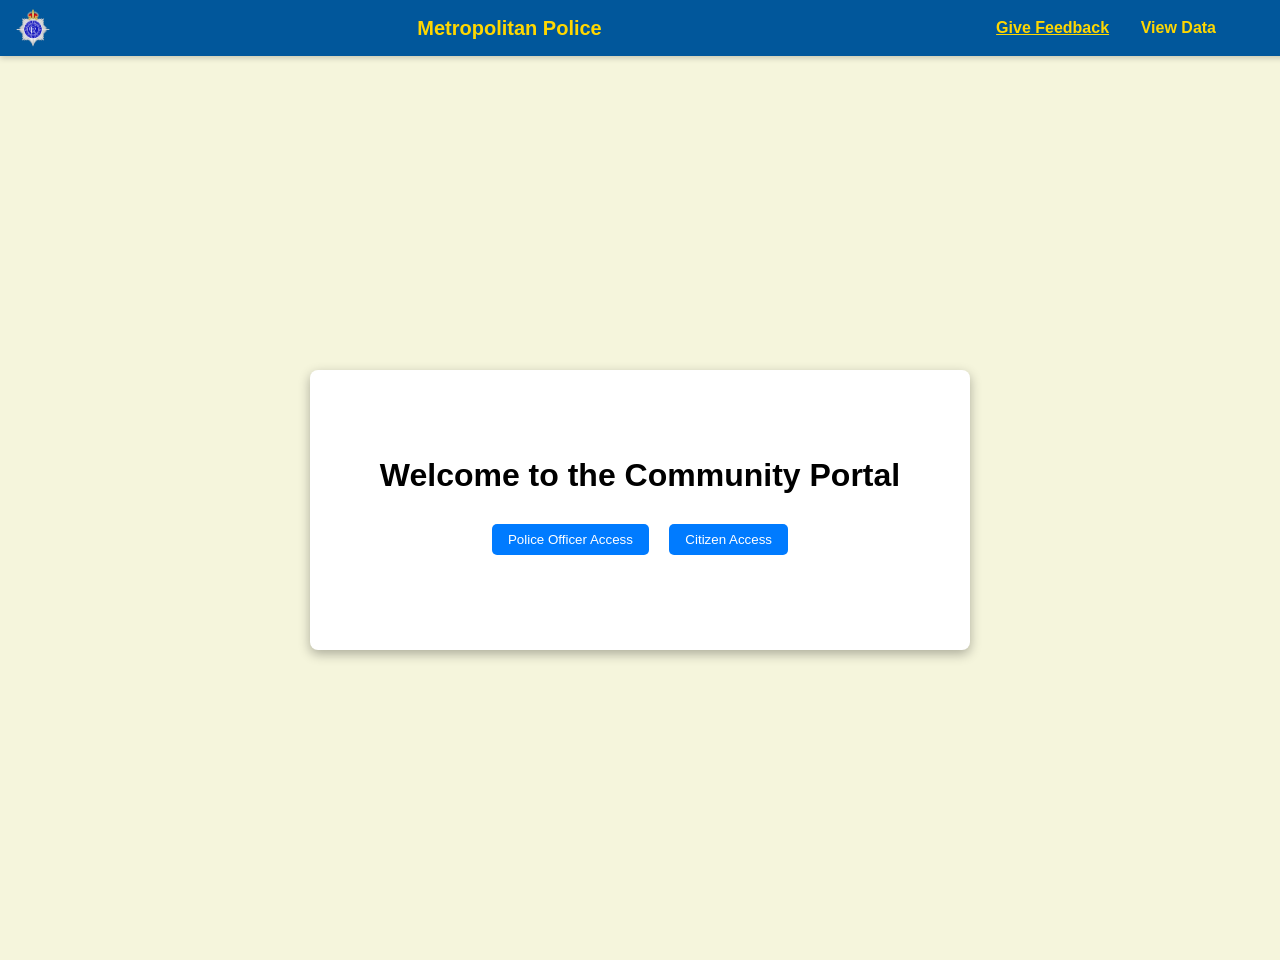
<file: community-tool/index.html>
<!DOCTYPE html>
<html lang="en">

<head>
    <meta name="viewport" content="width=device-width, initial-scale=1.0">
    <meta charset="UTF-8">
    <title>Community Portal</title>
    <link rel="stylesheet" href="style.css">
</head>

<body id="index-page">
    <header class="site-header">
        <img src="public/images/metrobadge.png" alt="Metro Police" class="logo" />
        <span class="site-title">Metropolitan Police</span>
        <nav>
            <a href="feedback.html" class="active">Give Feedback</a>
            <a href="dashboard.html">View Data</a>
        </nav>
    </header>
    <div class="container" id="main-container">
        <h1 class="front">Welcome to the Community Portal</h1>
        <div class="access-options">
            <button class="accessbot" id="police-btn">Police Officer Access</button>
            <button class="accessbot" id="citizen-btn">Citizen Access</button>
        </div>
    </div>

    <!-- Demo Login Modal -->
    <div id="login-modal" class="modal">
        <div class="modal-content">
            <span id="close-modal" class="close">&times;</span>
            <h2>Citizen Login (Demo)</h2>
            <form id="login-form">
                <label>ID Number:</label>
                <input type="text" id="user-id" required>
                <label>Password:</label>
                <input type="password" id="password" required>
                <button type="submit">Login</button>
            </form>
        </div>
    </div>

    <script src="script.js"></script>
</body>

</html>
</file>
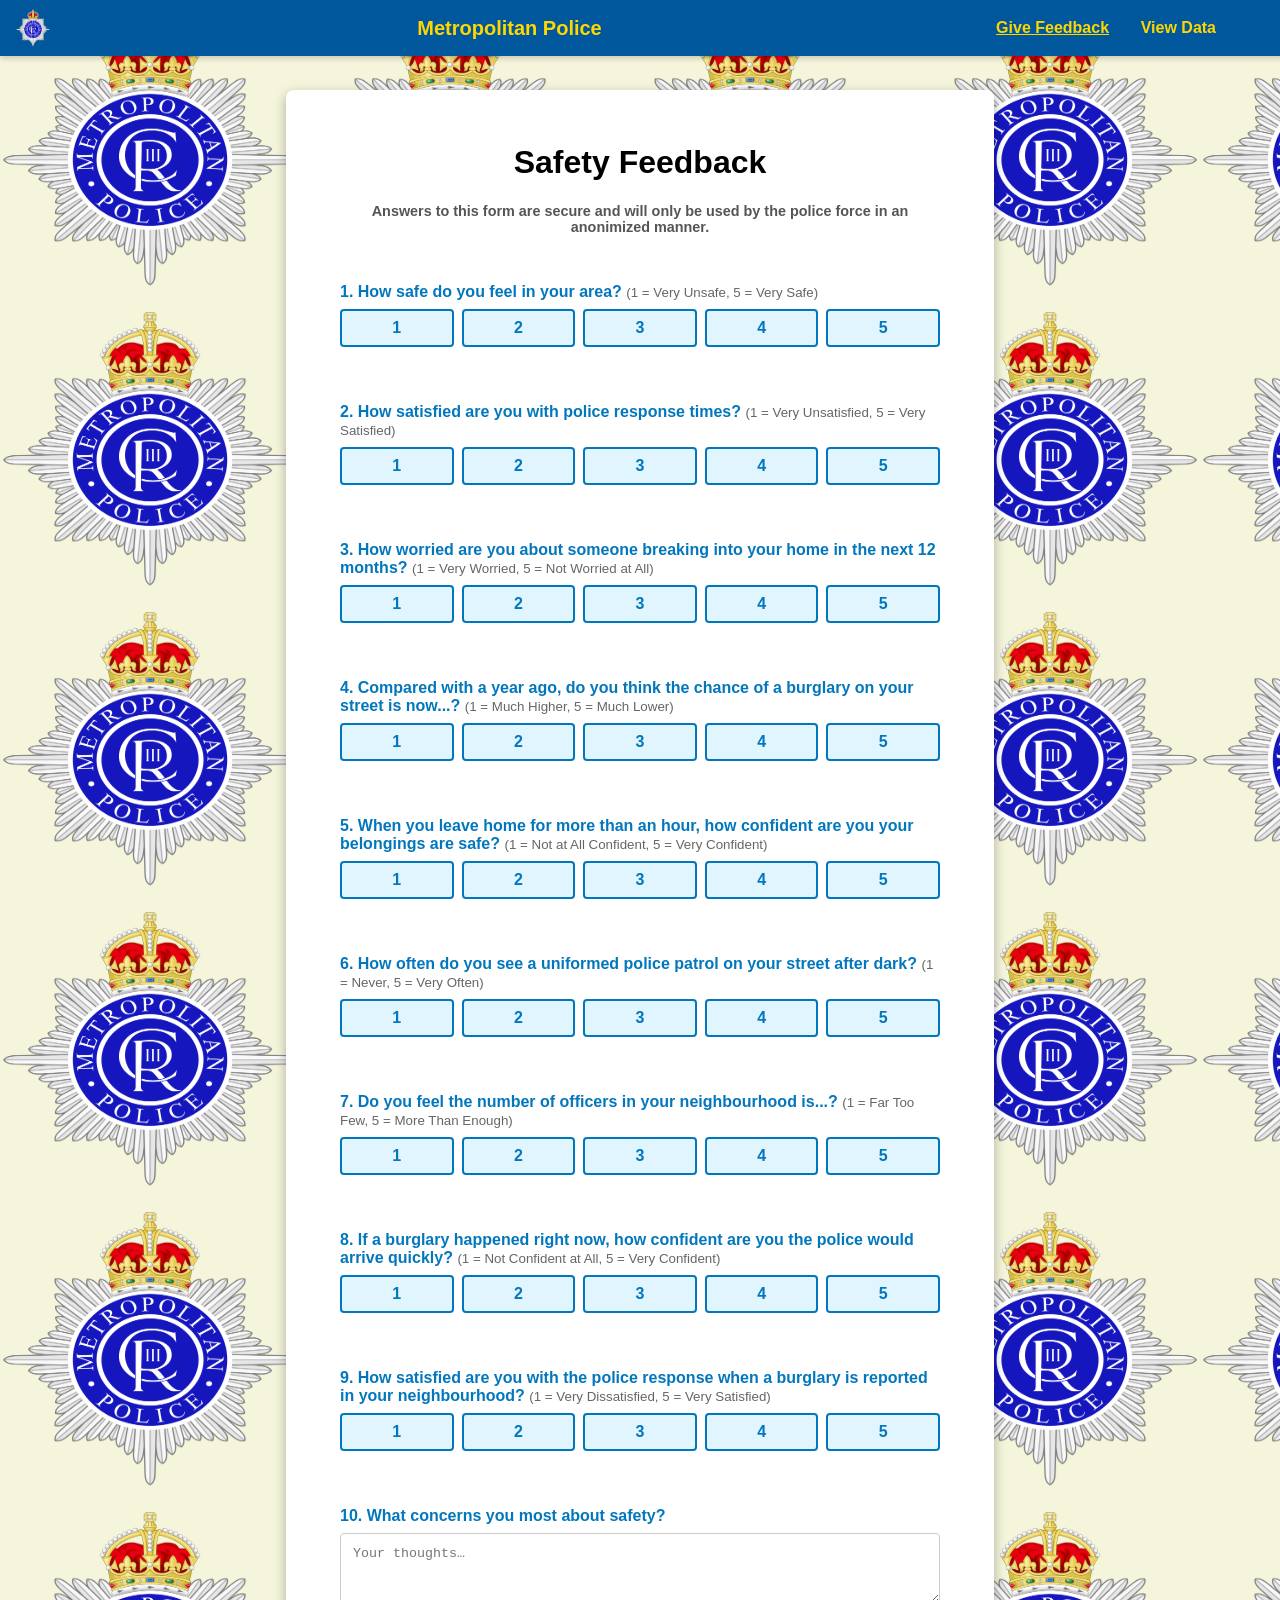
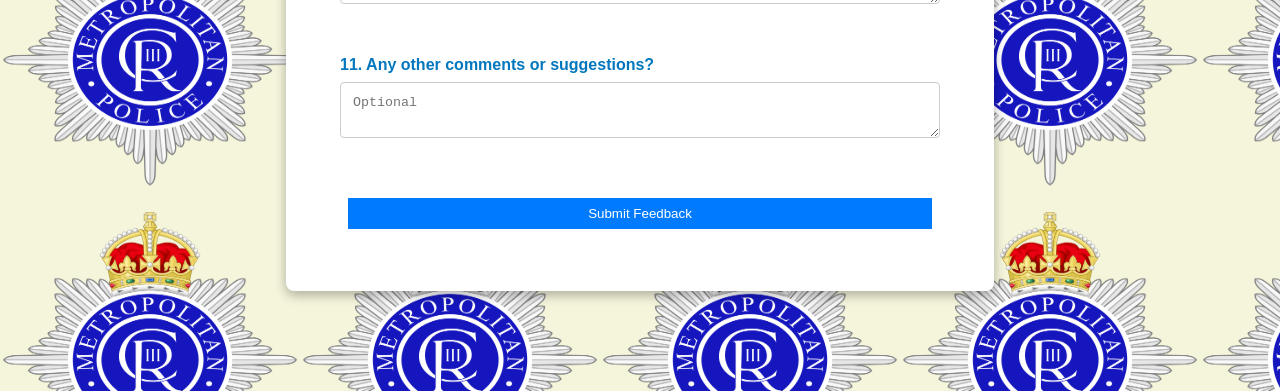
<file: community-tool/feedback.html>
<!-- feedback.html -->
<!DOCTYPE html>
<html lang="en">

<head>
    <meta name="viewport" content="width=device-width, initial-scale=1.0">
    <meta charset="UTF-8">
    <title>Community Safety Feedback</title>
    <link rel="stylesheet" href="style.css">
</head>

<body id="feedback-page">
    <header class="site-header">
        <img src="public/images/metrobadge.png" alt="Metro Police" class="logo" />
        <span class="site-title">Metropolitan Police</span>
        <nav>
            <a href="feedback.html" class="active">Give Feedback</a>
            <a href="dashboard.html">View Data</a>
        </nav>
    </header>
    <div id="feedback-container" class="container">
        <h1>Safety Feedback</h1>
        <h5 id="disclaimer">
            Answers to this form are secure and will only be used by the police force in an anonimized manner.
        </h5>
        <div id="form-warning" style="display: none; color: red; margin-bottom: 1em;">
            You have unanswered mandatory questions.
        </div>
        <form id="survey-form">
            <!-- Question 1: Safety rating -->
            <div class="form-control" id="first-question">
                <label>1. How safe do you feel in your area?
                    <small>(1 = Very Unsafe, 5 = Very Safe)</small>
                </label>
                <div class="rating-options">
                    <input type="radio" id="safety1" name="safety" value="1" required>
                    <label for="safety1">1</label>
                    <input type="radio" id="safety2" name="safety" value="2">
                    <label for="safety2">2</label>
                    <input type="radio" id="safety3" name="safety" value="3">
                    <label for="safety3">3</label>
                    <input type="radio" id="safety4" name="safety" value="4">
                    <label for="safety4">4</label>
                    <input type="radio" id="safety5" name="safety" value="5">
                    <label for="safety5">5</label>
                </div>
            </div>

            <!-- Question 2: Response time satisfaction -->
            <div class="form-control">
                <label>2. How satisfied are you with police response times?
                    <small>(1 = Very Unsatisfied, 5 = Very Satisfied)</small>
                </label>
                <div class="rating-options">
                    <input type="radio" id="resp1" name="response" value="1" required>
                    <label for="resp1">1</label>
                    <input type="radio" id="resp2" name="response" value="2">
                    <label for="resp2">2</label>
                    <input type="radio" id="resp3" name="response" value="3">
                    <label for="resp3">3</label>
                    <input type="radio" id="resp4" name="response" value="4">
                    <label for="resp4">4</label>
                    <input type="radio" id="resp5" name="response" value="5">
                    <label for="resp5">5</label>
                </div>
            </div>
            <!-- Question 5: Fear of burglary -->
            <div class="form-control">
                <label>3. How worried are you about someone breaking into your home in the next 12 months?
                    <small>(1 = Very Worried, 5 = Not Worried at All)</small>
                </label>
                <div class="rating-options">
                    <input type="radio" id="fear1" name="burglary_worry" value="1" required>
                    <label for="fear1">1</label>
                    <input type="radio" id="fear2" name="burglary_worry" value="2">
                    <label for="fear2">2</label>
                    <input type="radio" id="fear3" name="burglary_worry" value="3">
                    <label for="fear3">3</label>
                    <input type="radio" id="fear4" name="burglary_worry" value="4">
                    <label for="fear4">4</label>
                    <input type="radio" id="fear5" name="burglary_worry" value="5">
                    <label for="fear5">5</label>
                </div>
            </div>

            <!-- Question 6: Change in burglary risk -->
            <div class="form-control">
                <label>4. Compared with a year ago, do you think the chance of a burglary on your street is now...?
                    <small>(1 = Much Higher, 5 = Much Lower)</small>
                </label>
                <div class="rating-options">
                    <input type="radio" id="risk1" name="burglary_risk_change" value="1" required>
                    <label for="risk1">1</label>
                    <input type="radio" id="risk2" name="burglary_risk_change" value="2">
                    <label for="risk2">2</label>
                    <input type="radio" id="risk3" name="burglary_risk_change" value="3">
                    <label for="risk3">3</label>
                    <input type="radio" id="risk4" name="burglary_risk_change" value="4">
                    <label for="risk4">4</label>
                    <input type="radio" id="risk5" name="burglary_risk_change" value="5">
                    <label for="risk5">5</label>
                </div>
            </div>

            <!-- Question 7: Confidence when leaving home -->
            <div class="form-control">
                <label>5. When you leave home for more than an hour, how confident are you your belongings are safe?
                    <small>(1 = Not at All Confident, 5 = Very Confident)</small>
                </label>
                <div class="rating-options">
                    <input type="radio" id="leave1" name="confidence_leaving_home" value="1" required>
                    <label for="leave1">1</label>
                    <input type="radio" id="leave2" name="confidence_leaving_home" value="2">
                    <label for="leave2">2</label>
                    <input type="radio" id="leave3" name="confidence_leaving_home" value="3">
                    <label for="leave3">3</label>
                    <input type="radio" id="leave4" name="confidence_leaving_home" value="4">
                    <label for="leave4">4</label>
                    <input type="radio" id="leave5" name="confidence_leaving_home" value="5">
                    <label for="leave5">5</label>
                </div>
            </div>

            <!-- Question 8: Police patrol visibility -->
            <div class="form-control">
                <label>6. How often do you see a uniformed police patrol on your street after dark?
                    <small>(1 = Never, 5 = Very Often)</small>
                </label>
                <div class="rating-options">
                    <input type="radio" id="patrol1" name="police_visibility" value="1" required>
                    <label for="patrol1">1</label>
                    <input type="radio" id="patrol2" name="police_visibility" value="2">
                    <label for="patrol2">2</label>
                    <input type="radio" id="patrol3" name="police_visibility" value="3">
                    <label for="patrol3">3</label>
                    <input type="radio" id="patrol4" name="police_visibility" value="4">
                    <label for="patrol4">4</label>
                    <input type="radio" id="patrol5" name="police_visibility" value="5">
                    <label for="patrol5">5</label>
                </div>
            </div>

            <!-- Question 9: Number of officers -->
            <div class="form-control">
                <label>7. Do you feel the number of officers in your neighbourhood is...?
                    <small>(1 = Far Too Few, 5 = More Than Enough)</small>
                </label>
                <div class="rating-options">
                    <input type="radio" id="officers1" name="officer_quantity" value="1" required>
                    <label for="officers1">1</label>
                    <input type="radio" id="officers2" name="officer_quantity" value="2">
                    <label for="officers2">2</label>
                    <input type="radio" id="officers3" name="officer_quantity" value="3">
                    <label for="officers3">3</label>
                    <input type="radio" id="officers4" name="officer_quantity" value="4">
                    <label for="officers4">4</label>
                    <input type="radio" id="officers5" name="officer_quantity" value="5">
                    <label for="officers5">5</label>
                </div>
            </div>

            <!-- Question 10: Police response confidence -->
            <div class="form-control">
                <label>8. If a burglary happened right now, how confident are you the police would arrive quickly?
                    <small>(1 = Not Confident at All, 5 = Very Confident)</small>
                </label>
                <div class="rating-options">
                    <input type="radio" id="fast1" name="response_speed_confidence" value="1" required>
                    <label for="fast1">1</label>
                    <input type="radio" id="fast2" name="response_speed_confidence" value="2">
                    <label for="fast2">2</label>
                    <input type="radio" id="fast3" name="response_speed_confidence" value="3">
                    <label for="fast3">3</label>
                    <input type="radio" id="fast4" name="response_speed_confidence" value="4">
                    <label for="fast4">4</label>
                    <input type="radio" id="fast5" name="response_speed_confidence" value="5">
                    <label for="fast5">5</label>
                </div>
            </div>

            <!-- Question 11: Satisfaction with police response -->
            <div class="form-control">
                <label>9. How satisfied are you with the police response when a burglary is reported in your
                    neighbourhood?
                    <small>(1 = Very Dissatisfied, 5 = Very Satisfied)</small>
                </label>
                <div class="rating-options">
                    <input type="radio" id="satisfy1" name="police_satisfaction" value="1" required>
                    <label for="satisfy1">1</label>
                    <input type="radio" id="satisfy2" name="police_satisfaction" value="2">
                    <label for="satisfy2">2</label>
                    <input type="radio" id="satisfy3" name="police_satisfaction" value="3">
                    <label for="satisfy3">3</label>
                    <input type="radio" id="satisfy4" name="police_satisfaction" value="4">
                    <label for="satisfy4">4</label>
                    <input type="radio" id="satisfy5" name="police_satisfaction" value="5">
                    <label for="satisfy5">5</label>
                </div>
            </div>
            <!-- Question 3: Open text -->
            <div class="form-control">
                <label for="concerns">10. What concerns you most about safety?</label>
                <textarea id="concerns" name="concerns" rows="3" placeholder="Your thoughts…"></textarea>
            </div>

            <!-- Question 4: Open text -->
            <div class="form-control">
                <label for="other">11. Any other comments or suggestions?</label>
                <textarea id="other" name="other" rows="2" placeholder="Optional"></textarea>
            </div>

            <button type="submit">Submit Feedback</button>
        </form>
    </div>

    <script>
        document.addEventListener('DOMContentLoaded', function () {
            const form = document.getElementById('survey-form');
            const warning = document.getElementById('form-warning');
            const container = document.getElementById('feedback-container');

            form.addEventListener('submit', function (e) {
                e.preventDefault();

                // if any required input/group is empty, show warning
                if (!form.checkValidity()) {
                    warning.style.display = 'block';
                    form.reportValidity();  // triggers native tooltips too
                    return;
                }

                // otherwise, hide warning and form, show thank you
                warning.style.display = 'none';
                form.style.display = 'none';

                const msg = document.createElement('div');
                msg.className = 'form-control';
                msg.innerHTML = '<p>Your answers have been submitted.</p>';
                container.appendChild(msg);
            });
        });
    </script>


</body>

</html>
</file>
<file: community-tool/style.css>
/* style.css */

/* ————————————————
   PAGE LAYOUT
   ———————————————— */
body {
    margin: 0;
    font-family: sans-serif;
    background: beige;
    padding-top: 60px;
    /* reserve space for fixed header */
}

html,
body {
    overflow-x: hidden;
}

/* center container on desktop */
.container {
    display: flex;
    flex-direction: column;
    justify-content: center;
    align-items: center;
    text-align: center;
    margin: 100px auto;
    padding: 1rem;
    max-width: 600px;
    background: #fff;
    box-shadow: 0 4px 12px rgba(0, 0, 0, 0.3);
    border-radius: 8px;
}

h1,
h2 {
    margin-top: 0;
}

button {
    padding: 0.5rem 1rem;
    margin: 0.5rem;
    background: #007bff;
    color: #fff;
    border: none;
    cursor: pointer;
}

button:hover {
    background: #0056b3;
}

/* ————————————————
   MODAL (if present)
   ———————————————— */
.modal {
    display: none;
    position: fixed;
    z-index: 10;
    left: 0;
    top: 0;
    width: 100%;
    height: 100%;
    background: rgba(0, 0, 0, 0.5);
}

.modal-content {
    background: #fff;
    margin: 10% auto;
    padding: 2rem;
    width: 300px;
    position: relative;
    border-radius: 4px;
}

.close {
    position: absolute;
    right: 1rem;
    top: 0.5rem;
    font-size: 1.5rem;
    cursor: pointer;
}

/* ————————————————
   FEEDBACK FORM BASE
   ———————————————— */
#feedback-page {
    background-image: url('public/images/metrobadge.png');
    background-repeat: repeat;
    background-size: 300px 300px;
}

#feedback-container {
    padding: 3.4rem;
    margin-top: 30px
}

/* ————————————————
   FORM CONTROLS
   ———————————————— */
form {
    width: 100%;
    display: flex;
    flex-direction: column;
}

.form-control {
    text-align: left;
    margin-bottom: 3rem;
}

.form-control label {
    display: block;
    margin-bottom: 0.5rem;
    font-weight: bold;
    color: #0277bd;
}

.form-control label small {
    font-weight: normal;
    color: #666;
}

.form-control textarea {
    width: 100%;
    padding: 0.75rem;
    border: 1px solid #ccc;
    border-radius: 4px;
    resize: vertical;
    box-sizing: border-box;
    /* global fix */
    max-width: 100%;
    overflow: auto;
}

#first-question {
    margin-top: 3rem;
}

/* ————————————————
   RATING PILLS
   ———————————————— */
.rating-options {
    display: flex;
    gap: 0.5rem;
    flex-wrap: nowrap;
}

.rating-options input[type="radio"] {
    display: none;
}

.rating-options label {
    flex: 1;
    background: #e1f5fe;
    border: 2px solid #0277bd;
    border-radius: 4px;
    padding: 0.5rem 0;
    cursor: pointer;
    transition: background 0.2s, color 0.2s;
    text-align: center;
    color: #0277bd;
    font-weight: bold;
}

.rating-options input[type="radio"]:checked+label,
.rating-options label:hover {
    background: #0277bd;
    color: #fff;
}

/* ————————————————
   DISCLAIMER
   ———————————————— */
#disclaimer {
    margin: auto;
    font-size: 0.9rem;
    color: #555;
}

/* ————————————————
   DASHBOARD PANELS
   ———————————————— */
.dashboard-grid {
    display: grid;
    grid-template-columns: repeat(2, 1fr);
    gap: 1rem;
}

.panel {
    background: #ffffff;
    padding: 1rem;
    border-radius: 6px;
    box-shadow: 0 4px 12px rgba(0, 0, 0, 0.1);
}

.panel canvas {
    width: 100% !important;
    height: 300px !important;
}

#map,
#recentMap {
    width: 100%;
    height: 400px;
}

.dashboard-container {
    max-width: 1200px;
    margin: 1.5rem auto;
    padding: 1rem;
    background: #ffffff;
    border-radius: 8px;
    box-shadow: 0 6px 20px rgba(0, 0, 0, 0.1);
}

/* ————————————————
   OTHER PAGES
   ———————————————— */
.front {
    align-items: center;
}

.accessbot {
    border-radius: 5px;
}

#welcome-cont {
    display: flex;
    flex-direction: column;
    align-items: center;
    text-align: center;
    height: auto;
}

#index-page {
    display: flex;
    justify-content: center;
    align-items: center;
    height: 100vh;
    background: beige;
}

#index-page #main-container {
    max-width: 700px;
    margin: 0;
    height: 140px;
    padding: 70px;
}

/* ————————————————
   FIXED HEADER
   ———————————————— */
.site-header {
    position: fixed;
    top: 0;
    left: 0;
    width: 100%;
    z-index: 1000;
    display: flex;
    align-items: center;
    justify-content: space-between;
    background: #01579B;
    padding: 0.5rem 1rem;
    box-shadow: 0 2px 6px rgba(0, 0, 0, 0.2);
}

.site-header .logo {
    height: 40px;
}

.site-header nav {
    margin-right: 5rem;
}

.site-header nav a {
    color: #FFD700;
    margin-left: 1.7rem;
    text-decoration: none;
    font-weight: bold;
}

.site-header nav a.active,
.site-header nav a:hover {
    text-decoration: underline;
}

.site-header nav a:hover {
    color: #f6ff00;
}

.site-header .site-title {
    color: #FFD700;
    font-size: 1.25rem;
    font-weight: bold;
    /* remove any extreme margin here */
    margin-left: 0;
}

/* ————————————————
   MOBILE TWEAKS (<= 600px)
   ———————————————— */
@media (max-width: 600px) {

    /* container + form spacing */
    .container {
        margin: 20px auto;
        padding: 1rem;
        max-width: 100%;
    }

    #feedback-container {
        padding: 1.5rem;
        margin-top: 47px;
    }

    /* allow rating pills to wrap */
    .rating-options {
        flex-wrap: wrap !important;
        gap: 0.25rem;
    }

    .rating-options label {
        flex: 1 1 30%;
        margin: 0.25rem 0;
        font-size: 1rem;
    }

    /* stack header vertically */
    .site-header {
        flex-direction: column;
        align-items: center;
    }

    .site-header nav {
        margin: 0.5rem 0 0;
        flex-wrap: wrap;
        justify-content: center;
    }

    .site-header nav a {
        margin: 0.25rem 0.5rem;
    }

    /* dashboard single-column */
    .dashboard-grid {
        grid-template-columns: 1fr;
        margin-top: 1rem;
    }
}
</file>
